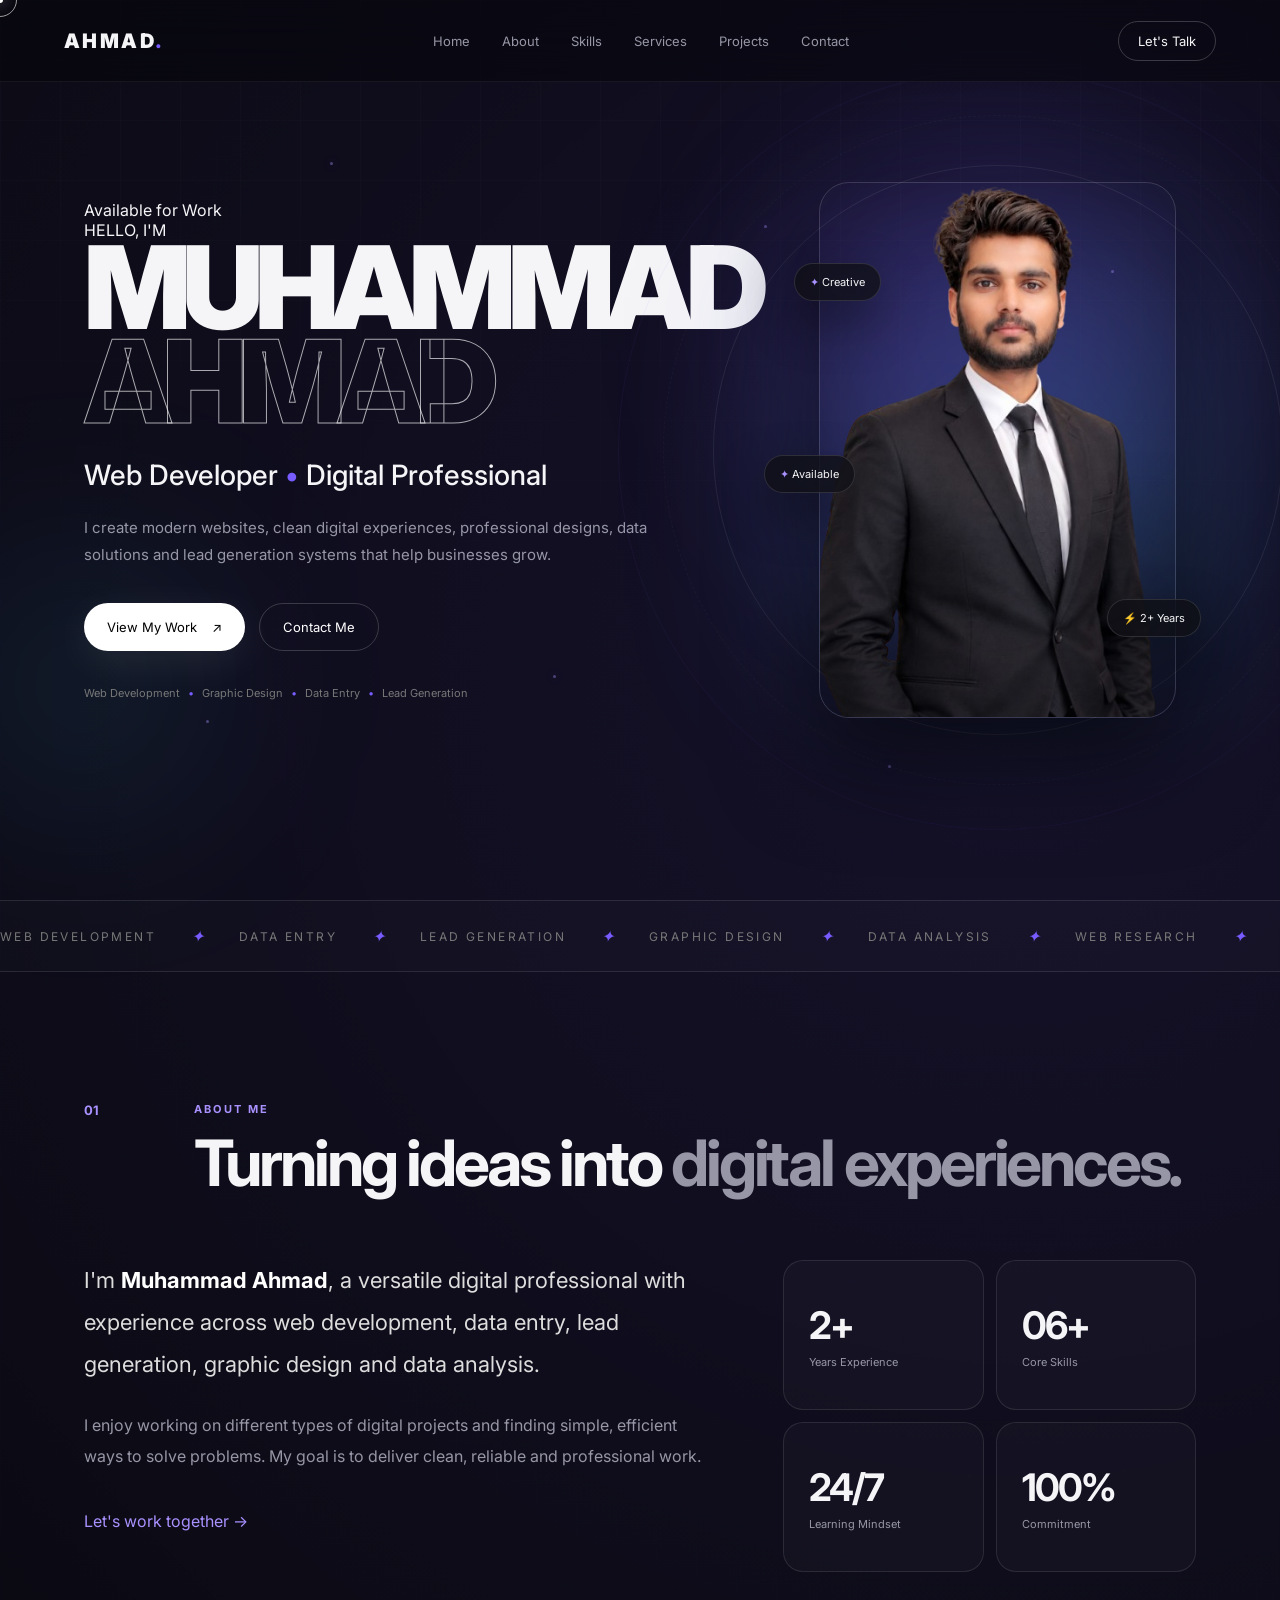
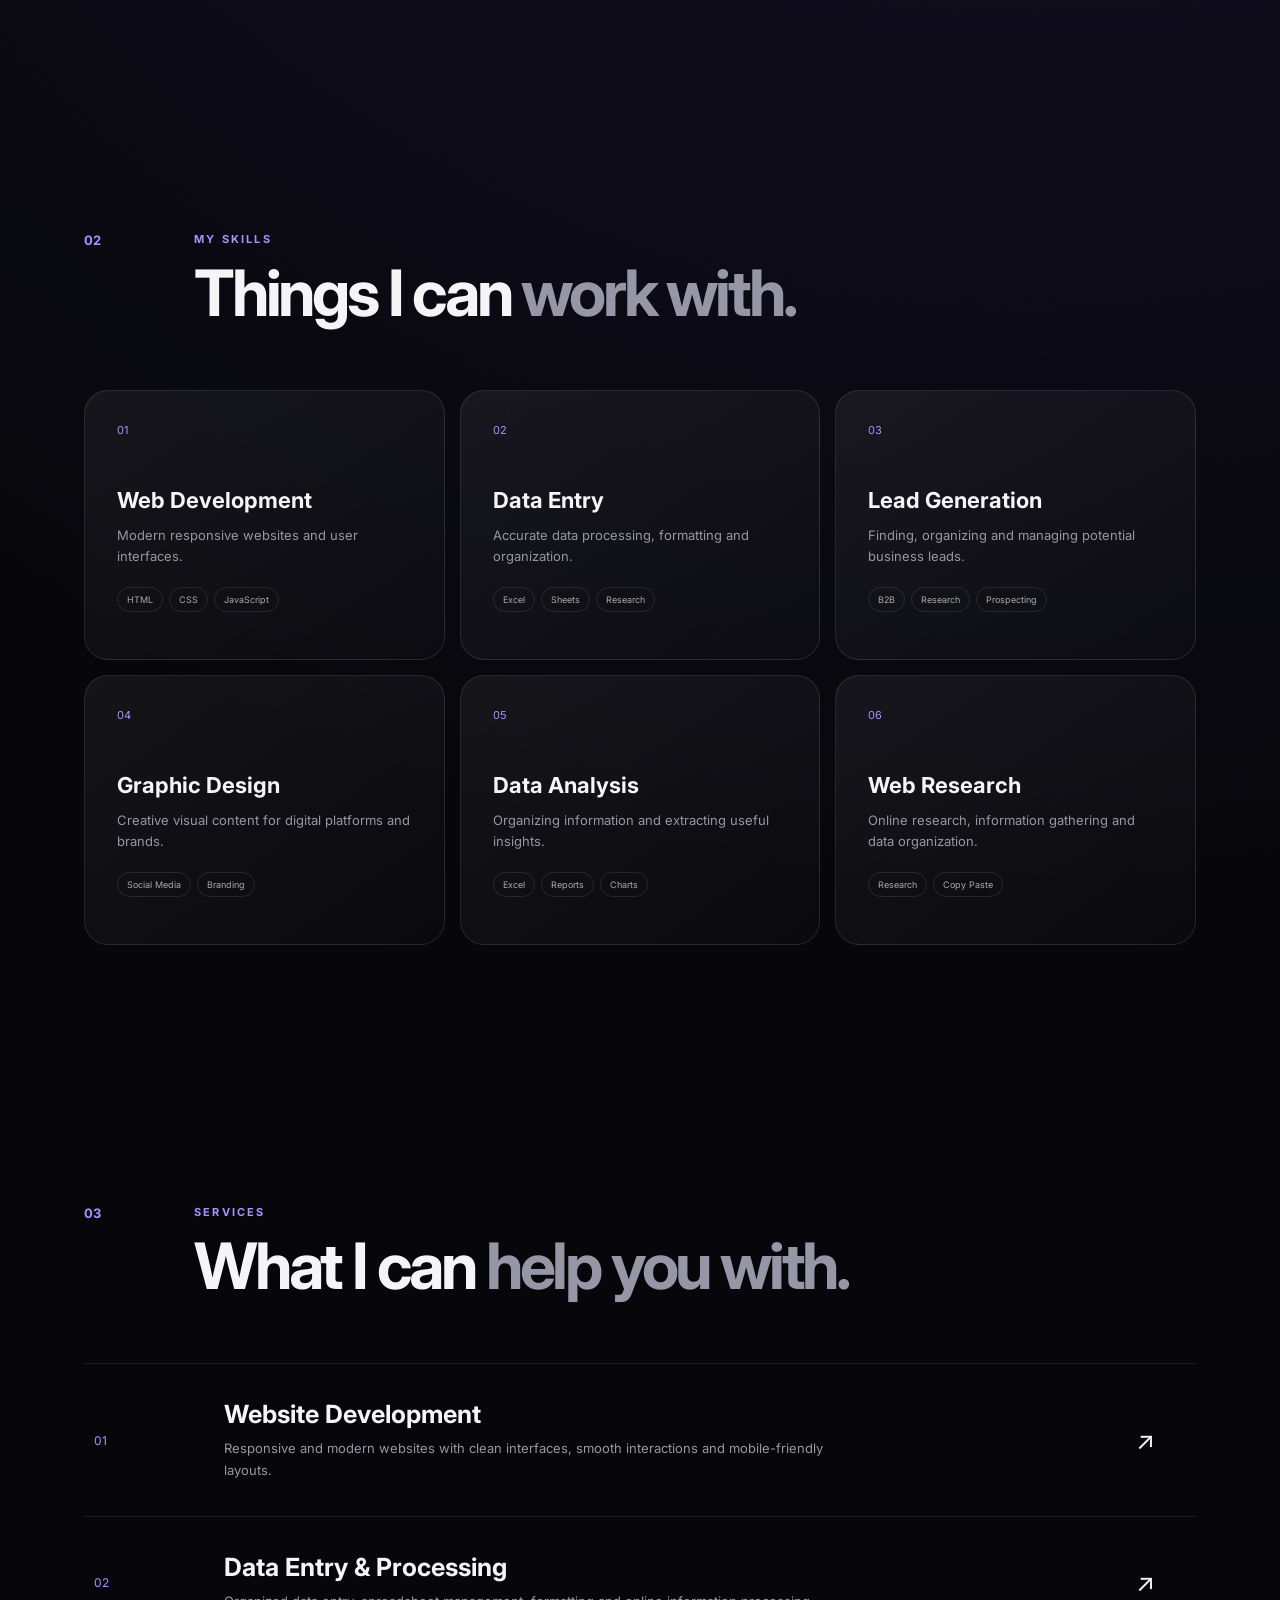
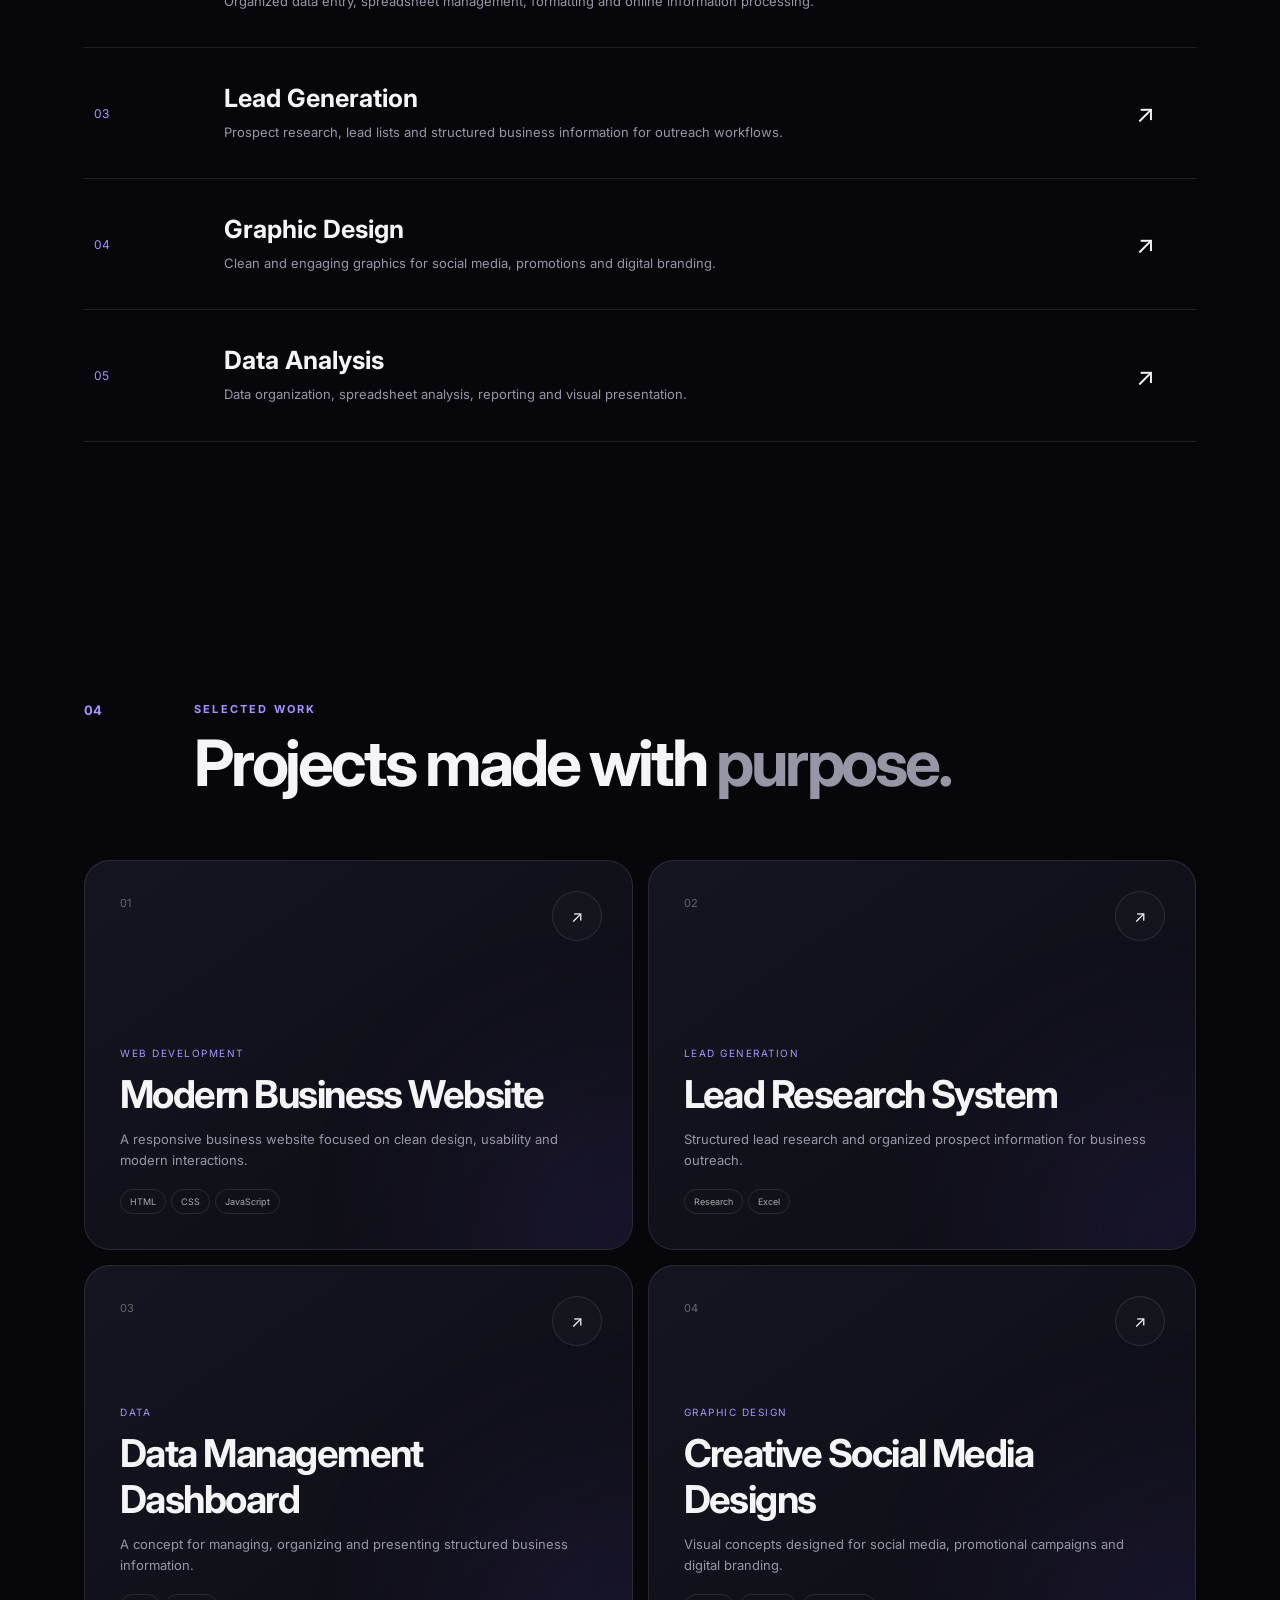
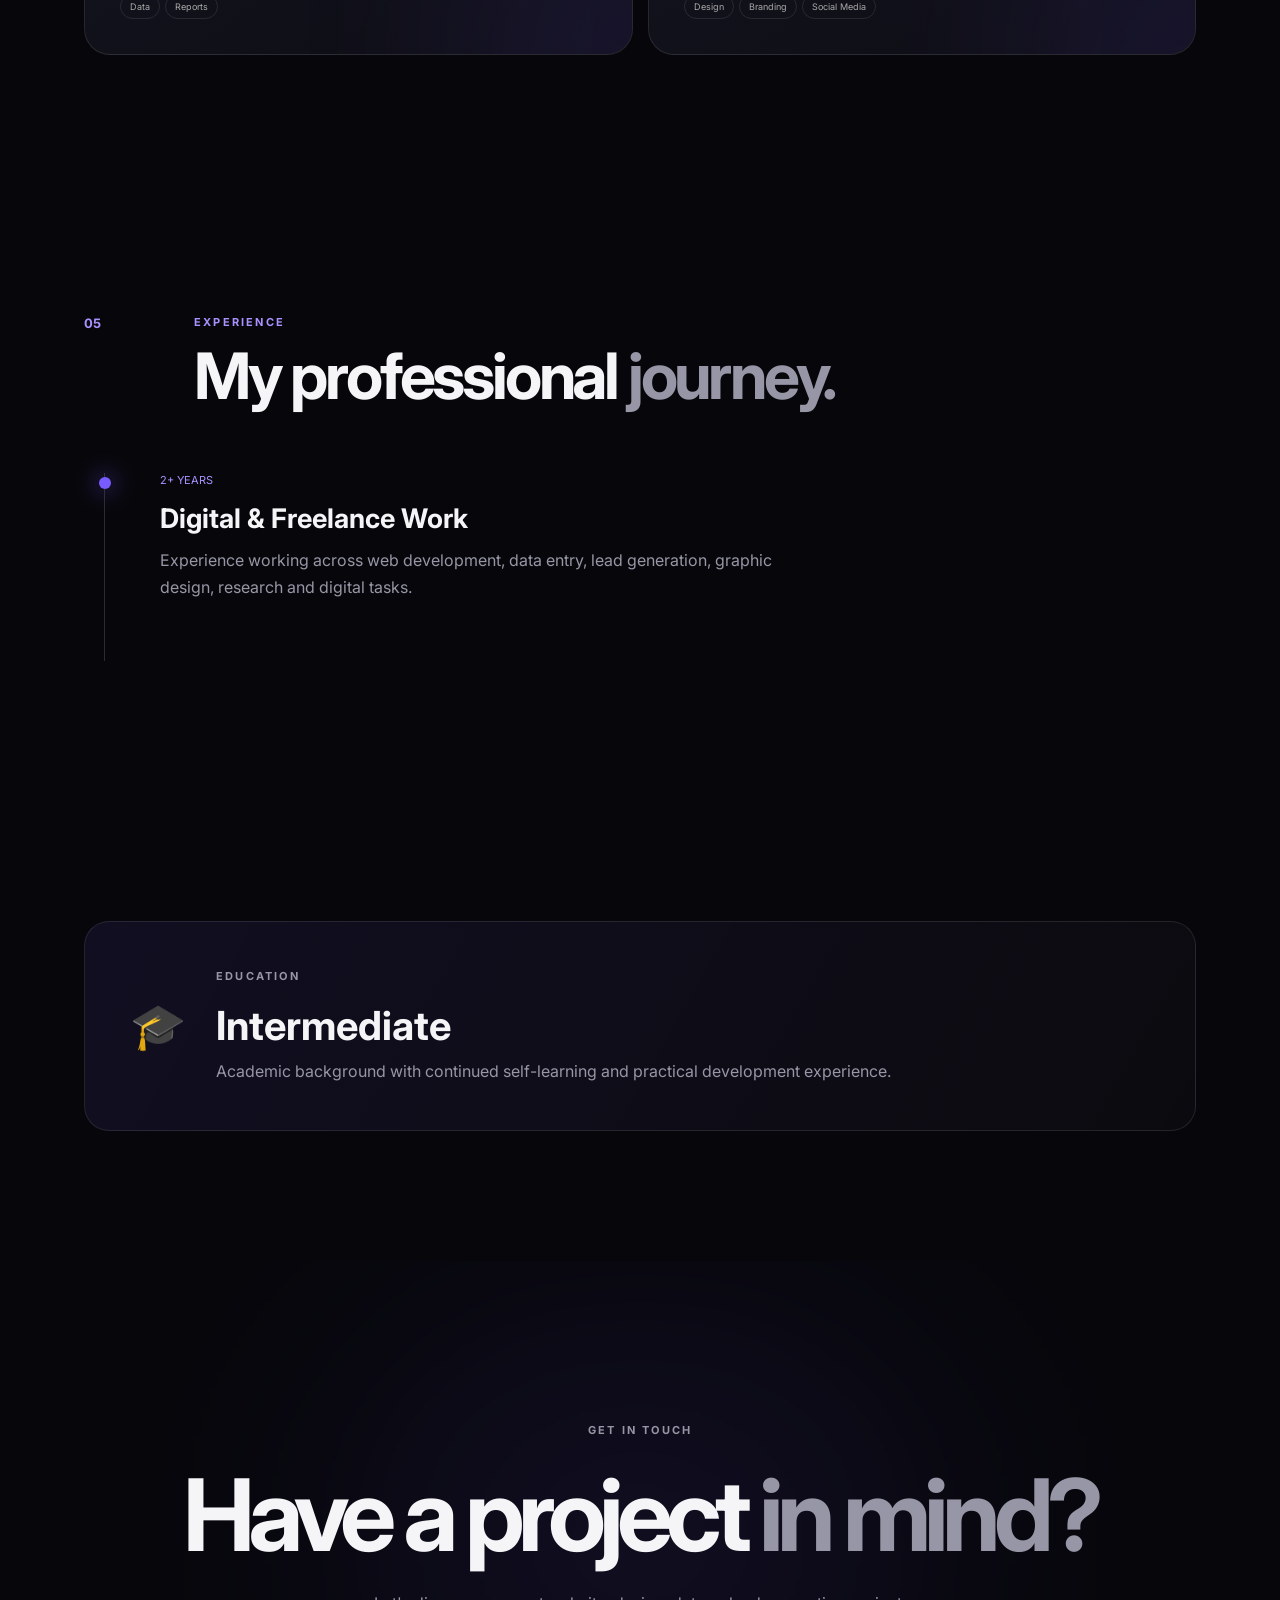
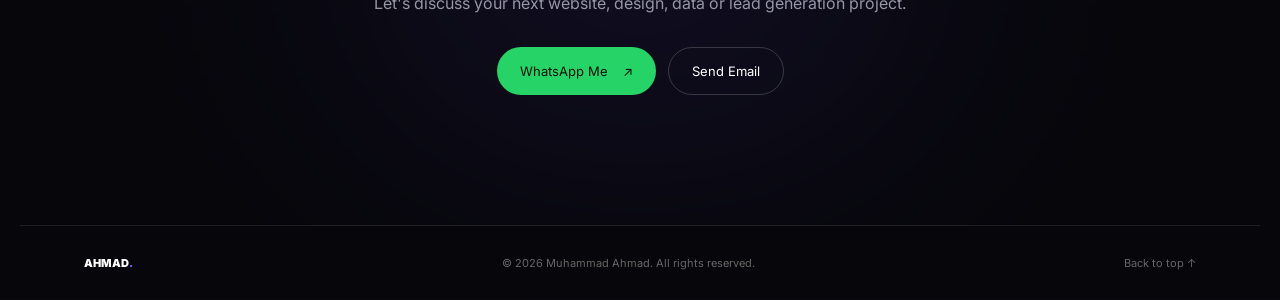
<file: index.html>
<!DOCTYPE html>
<html lang="en">
<head>

    <meta charset="UTF-8">

    <meta
        name="viewport"
        content="width=device-width, initial-scale=1.0"
    >

    <title>Muhammad Ahmad | Digital Professional</title>

    <meta
        name="description"
        content="Muhammad Ahmad — Web Developer, Data Entry Specialist, Graphic Designer, Lead Generation Specialist and Data Analyst."
    >

    <link rel="preconnect" href="https://fonts.googleapis.com">

    <link
        rel="preconnect"
        href="https://fonts.gstatic.com"
        crossorigin
    >

    <link
        href="https://fonts.googleapis.com/css2?family=Inter:wght@400;500;600;700;800;900&display=swap"
        rel="stylesheet"
    >

    <link
        rel="stylesheet"
        href="css/style.css"
    >

</head>

<body>

<!-- =====================================================
     PRELOADER
===================================================== -->

<div id="preloader">

    <div class="loader-wrap">

        <div class="loader-text">
            AHMAD<span>.</span>
        </div>

        <div class="loader-line">
            <span></span>
        </div>

        <p>Loading Portfolio...</p>

    </div>

</div>


<!-- =====================================================
     CUSTOM CURSOR
===================================================== -->

<div class="cursor-dot"></div>
<div class="cursor-ring"></div>


<!-- =====================================================
     SCROLL PROGRESS
===================================================== -->

<div class="scroll-progress"></div>


<!-- =====================================================
     NAVBAR
===================================================== -->

<header class="navbar">

    <a href="#home" class="logo">
        AHMAD<span>.</span>
    </a>

    <nav class="nav-links">

        <a href="#home">Home</a>
        <a href="#about">About</a>
        <a href="#skills">Skills</a>
        <a href="#services">Services</a>
        <a href="#projects">Projects</a>
        <a href="#contact">Contact</a>

    </nav>

    <a
        href="#contact"
        class="nav-btn magnetic"
    >
        Let's Talk
    </a>

    <button
        class="menu-btn"
        id="menuBtn"
        aria-label="Open menu"
    >

        <span></span>
        <span></span>
        <span></span>

    </button>

</header>


<!-- =====================================================
     MOBILE MENU
===================================================== -->

<div
    class="mobile-menu"
    id="mobileMenu"
>

    <a href="#home">Home</a>
    <a href="#about">About</a>
    <a href="#skills">Skills</a>
    <a href="#services">Services</a>
    <a href="#projects">Projects</a>
    <a href="#contact">Contact</a>

</div>


<!-- =====================================================
     HERO
===================================================== -->

<section
    class="hero section"
    id="home"
>

    <div class="hero-bg glow-one"></div>
    <div class="hero-bg glow-two"></div>

    <div class="hero-particles">
        <span></span>
        <span></span>
        <span></span>
        <span></span>
        <span></span>
        <span></span>
        <span></span>
        <span></span>
    </div>


    <div class="hero-content">

        <div class="hero-tag reveal-hero">

            <span class="status-dot"></span>

            Available for Work

        </div>


        <p class="hero-small reveal-hero">
            HELLO, I'M
        </p>


        <h1 class="hero-title">

            <span class="title-line reveal-title">
                MUHAMMAD
            </span>

            <span class="title-line outline-title reveal-title">
                AHMAD
            </span>

        </h1>


        <h2 class="hero-subtitle reveal-hero">

            Web Developer

            <span>•</span>

            Digital Professional

        </h2>


        <p class="hero-description reveal-hero">

            I create modern websites, clean digital experiences,
            professional designs, data solutions and lead generation
            systems that help businesses grow.

        </p>


        <div class="hero-buttons reveal-hero">

            <a
                href="#projects"
                class="btn btn-primary magnetic"
            >

                View My Work

                <span>↗</span>

            </a>


            <a
                href="#contact"
                class="btn btn-outline magnetic"
            >

                Contact Me

            </a>

        </div>


        <div class="hero-services reveal-hero">

            <span>Web Development</span>
            <span>Graphic Design</span>
            <span>Data Entry</span>
            <span>Lead Generation</span>

        </div>

    </div>


    <!-- =================================================
         PROFILE
    ================================================= -->

    <div class="hero-visual">

        <div class="visual-orbit orbit-one"></div>
        <div class="visual-orbit orbit-two"></div>
        <div class="visual-orbit orbit-three"></div>

        <div class="image-glow"></div>

        <div
            class="profile-card"
            id="profileCard"
        >

            <div class="profile-image-wrapper">

                <img
                    src="assets/images/profile.png"
                    alt="Muhammad Ahmad"
                    class="profile-image"
                >

                <div class="image-overlay"></div>

                <div class="image-shine"></div>

            </div>


            <div class="floating-badge badge-one">

                <span>✦</span>

                Creative

            </div>


            <div class="floating-badge badge-two">

                <span>⚡</span>

                2+ Years

            </div>


            <div class="floating-badge badge-three">

                <span>✦</span>

                Available

            </div>

        </div>

    </div>

</section>


<!-- =====================================================
     MARQUEE
===================================================== -->

<section class="marquee-section">

    <div class="marquee">

        <div class="marquee-track">

            <span>WEB DEVELOPMENT</span>
            <i>✦</i>

            <span>DATA ENTRY</span>
            <i>✦</i>

            <span>LEAD GENERATION</span>
            <i>✦</i>

            <span>GRAPHIC DESIGN</span>
            <i>✦</i>

            <span>DATA ANALYSIS</span>
            <i>✦</i>

            <span>WEB RESEARCH</span>
            <i>✦</i>

            <span>WEB DEVELOPMENT</span>
            <i>✦</i>

            <span>DATA ENTRY</span>
            <i>✦</i>

            <span>LEAD GENERATION</span>
            <i>✦</i>

            <span>GRAPHIC DESIGN</span>
            <i>✦</i>

        </div>

    </div>

</section>


<!-- =====================================================
     ABOUT
===================================================== -->

<section
    class="section about-section"
    id="about"
>

    <div class="section-heading reveal">

        <span class="section-number">
            01
        </span>

        <div>

            <p class="section-label">
                ABOUT ME
            </p>

            <h2>
                Turning ideas into
                <span>digital experiences.</span>
            </h2>

        </div>

    </div>


    <div class="about-grid">

        <div class="about-text reveal">

            <p class="large-text">

                I'm <strong>Muhammad Ahmad</strong>, a versatile digital
                professional with experience across web development,
                data entry, lead generation, graphic design and data
                analysis.

            </p>

            <p>

                I enjoy working on different types of digital projects
                and finding simple, efficient ways to solve problems.
                My goal is to deliver clean, reliable and professional
                work.

            </p>

            <a
                href="#contact"
                class="text-link"
            >
                Let's work together →
            </a>

        </div>


        <div class="about-stats">

            <div class="stat-card reveal">
                <strong>2+</strong>
                <span>Years Experience</span>
            </div>

            <div class="stat-card reveal">
                <strong>06+</strong>
                <span>Core Skills</span>
            </div>

            <div class="stat-card reveal">
                <strong>24/7</strong>
                <span>Learning Mindset</span>
            </div>

            <div class="stat-card reveal">
                <strong>100%</strong>
                <span>Commitment</span>
            </div>

        </div>

    </div>

</section>


<!-- =====================================================
     SKILLS
===================================================== -->

<section
    class="section skills-section"
    id="skills"
>

    <div class="section-heading reveal">

        <span class="section-number">
            02
        </span>

        <div>

            <p class="section-label">
                MY SKILLS
            </p>

            <h2>
                Things I can
                <span>work with.</span>
            </h2>

        </div>

    </div>


    <div class="skills-grid">

        <div class="skill-card reveal">

            <div class="skill-icon">01</div>

            <h3>Web Development</h3>

            <p>
                Modern responsive websites and user interfaces.
            </p>

            <div class="skill-tags">
                <span>HTML</span>
                <span>CSS</span>
                <span>JavaScript</span>
            </div>

        </div>


        <div class="skill-card reveal">

            <div class="skill-icon">02</div>

            <h3>Data Entry</h3>

            <p>
                Accurate data processing, formatting and organization.
            </p>

            <div class="skill-tags">
                <span>Excel</span>
                <span>Sheets</span>
                <span>Research</span>
            </div>

        </div>


        <div class="skill-card reveal">

            <div class="skill-icon">03</div>

            <h3>Lead Generation</h3>

            <p>
                Finding, organizing and managing potential business leads.
            </p>

            <div class="skill-tags">
                <span>B2B</span>
                <span>Research</span>
                <span>Prospecting</span>
            </div>

        </div>


        <div class="skill-card reveal">

            <div class="skill-icon">04</div>

            <h3>Graphic Design</h3>

            <p>
                Creative visual content for digital platforms and brands.
            </p>

            <div class="skill-tags">
                <span>Social Media</span>
                <span>Branding</span>
            </div>

        </div>


        <div class="skill-card reveal">

            <div class="skill-icon">05</div>

            <h3>Data Analysis</h3>

            <p>
                Organizing information and extracting useful insights.
            </p>

            <div class="skill-tags">
                <span>Excel</span>
                <span>Reports</span>
                <span>Charts</span>
            </div>

        </div>


        <div class="skill-card reveal">

            <div class="skill-icon">06</div>

            <h3>Web Research</h3>

            <p>
                Online research, information gathering and data organization.
            </p>

            <div class="skill-tags">
                <span>Research</span>
                <span>Copy Paste</span>
            </div>

        </div>

    </div>

</section>


<!-- =====================================================
     SERVICES
===================================================== -->

<section
    class="section services-section"
    id="services"
>

    <div class="section-heading reveal">

        <span class="section-number">
            03
        </span>

        <div>

            <p class="section-label">
                SERVICES
            </p>

            <h2>
                What I can
                <span>help you with.</span>
            </h2>

        </div>

    </div>


    <div class="services-list">

        <article class="service-item reveal">

            <span class="service-number">01</span>

            <div>
                <h3>Website Development</h3>

                <p>
                    Responsive and modern websites with clean interfaces,
                    smooth interactions and mobile-friendly layouts.
                </p>
            </div>

            <span class="service-arrow">↗</span>

        </article>


        <article class="service-item reveal">

            <span class="service-number">02</span>

            <div>
                <h3>Data Entry & Processing</h3>

                <p>
                    Organized data entry, spreadsheet management,
                    formatting and online information processing.
                </p>
            </div>

            <span class="service-arrow">↗</span>

        </article>


        <article class="service-item reveal">

            <span class="service-number">03</span>

            <div>
                <h3>Lead Generation</h3>

                <p>
                    Prospect research, lead lists and structured
                    business information for outreach workflows.
                </p>
            </div>

            <span class="service-arrow">↗</span>

        </article>


        <article class="service-item reveal">

            <span class="service-number">04</span>

            <div>
                <h3>Graphic Design</h3>

                <p>
                    Clean and engaging graphics for social media,
                    promotions and digital branding.
                </p>
            </div>

            <span class="service-arrow">↗</span>

        </article>


        <article class="service-item reveal">

            <span class="service-number">05</span>

            <div>
                <h3>Data Analysis</h3>

                <p>
                    Data organization, spreadsheet analysis,
                    reporting and visual presentation.
                </p>
            </div>

            <span class="service-arrow">↗</span>

        </article>

    </div>

</section>


<!-- =====================================================
     PROJECTS
===================================================== -->

<section
    class="section projects-section"
    id="projects"
>

    <div class="section-heading reveal">

        <span class="section-number">
            04
        </span>

        <div>

            <p class="section-label">
                SELECTED WORK
            </p>

            <h2>
                Projects made with
                <span>purpose.</span>
            </h2>

        </div>

    </div>


    <div class="projects-grid">


        <!-- PROJECT 01 -->

        <article class="project-card reveal">

            <div class="project-number">
                01
            </div>

            <div class="project-content">

                <span>
                    WEB DEVELOPMENT
                </span>

                <h3>
                    Modern Business Website
                </h3>

                <p>
                    A responsive business website focused on clean
                    design, usability and modern interactions.
                </p>

                <div class="project-tags">

                    <span>HTML</span>
                    <span>CSS</span>
                    <span>JavaScript</span>

                </div>

            </div>


            <!-- CHANGE THIS LINK -->

            <a
                href="https://ritebarber.infinityfreeapp.com"
                target="_blank"
                rel="noopener noreferrer"
                class="project-arrow project-link"
                aria-label="Open Modern Business Website"
            >
                ↗
            </a>

        </article>


        <!-- PROJECT 02 -->

        <article class="project-card reveal">

            <div class="project-number">
                02
            </div>

            <div class="project-content">

                <span>
                    LEAD GENERATION
                </span>

                <h3>
                    Lead Research System
                </h3>

                <p>
                    Structured lead research and organized prospect
                    information for business outreach.
                </p>

                <div class="project-tags">

                    <span>Research</span>
                    <span>Excel</span>

                </div>

            </div>


            <!-- CHANGE THIS LINK -->

            <a
                href="https://docs.google.com/spreadsheets/d/14L0t9dGV_S64cv_2F0AsHD0WUijL_LP5NIsrZboaDLE/edit?gid=0#gid=0"
                target="_blank"
                rel="noopener noreferrer"
                class="project-arrow project-link"
                aria-label="Open Lead Research System"
            >
                ↗
            </a>

        </article>


        <!-- PROJECT 03 -->

        <article class="project-card reveal">

            <div class="project-number">
                03
            </div>

            <div class="project-content">

                <span>
                    DATA
                </span>

                <h3>
                    Data Management Dashboard
                </h3>

                <p>
                    A concept for managing, organizing and presenting
                    structured business information.
                </p>

                <div class="project-tags">

                    <span>Data</span>
                    <span>Reports</span>

                </div>

            </div>


            <!-- CHANGE THIS LINK -->

            <a
    href="data-dashboard/index.html"
    class="project-arrow"
    aria-label="View Data Management Dashboard"
>
    ↗
</a>

        </article>


        <!-- PROJECT 04 -->

        <article class="project-card reveal">

            <div class="project-number">
                04
            </div>

            <div class="project-content">

                <span>
                    GRAPHIC DESIGN
                </span>

                <h3>
                    Creative Social Media Designs
                </h3>

                <p>
                    Visual concepts designed for social media,
                    promotional campaigns and digital branding.
                </p>

                <div class="project-tags">

                    <span>Design</span>
                    <span>Branding</span>
                    <span>Social Media</span>

                </div>

            </div>


            <!-- CHANGE THIS LINK -->

            <a
    href="data-dashboard/graphic-design.html"
    target="_blank"
    rel="noopener noreferrer"
    class="project-arrow project-link"
    aria-label="Open Creative Social Media Designs"
>
    ↗
</a>
        </article>


    </div>

</section>


<!-- =====================================================
     EXPERIENCE
===================================================== -->

<section class="section experience-section">

    <div class="section-heading reveal">

        <span class="section-number">
            05
        </span>

        <div>

            <p class="section-label">
                EXPERIENCE
            </p>

            <h2>
                My professional
                <span>journey.</span>
            </h2>

        </div>

    </div>


    <div class="timeline">

        <div class="timeline-item reveal">

            <div class="timeline-dot"></div>

            <div class="timeline-year">
                2+ YEARS
            </div>

            <div class="timeline-content">

                <h3>
                    Digital & Freelance Work
                </h3>

                <p>
                    Experience working across web development,
                    data entry, lead generation, graphic design,
                    research and digital tasks.
                </p>

            </div>

        </div>

    </div>

</section>


<!-- =====================================================
     EDUCATION
===================================================== -->

<section class="section education-section">

    <div class="education-card reveal">

        <div class="education-icon">
            🎓
        </div>

        <div>

            <p class="section-label">
                EDUCATION
            </p>

            <h2>
                Intermediate
            </h2>

            <p>
                Academic background with continued self-learning
                and practical development experience.
            </p>

        </div>

    </div>

</section>


<!-- =====================================================
     CONTACT
===================================================== -->

<section
    class="section contact-section"
    id="contact"
>

    <div class="contact-glow"></div>

    <div class="contact-content">

        <p class="section-label reveal">
            GET IN TOUCH
        </p>

        <h2 class="reveal">

            Have a project
            <span>in mind?</span>

        </h2>

        <p class="reveal">

            Let's discuss your next website, design,
            data or lead generation project.

        </p>


        <div class="contact-buttons reveal">

            <a
                href="https://wa.me/923297171604"
                target="_blank"
                rel="noopener noreferrer"
                class="btn btn-whatsapp magnetic"
            >

                WhatsApp Me

                <span>↗</span>

            </a>


            <a
                href="mailto:muhammadsamran826@gmail.com"
                class="btn btn-outline magnetic"
            >

                Send Email

            </a>

        </div>

    </div>

</section>


<!-- =====================================================
     FOOTER
===================================================== -->

<footer class="footer">

    <div class="footer-logo">
        AHMAD<span>.</span>
    </div>

    <p>
        © 2026 Muhammad Ahmad. All rights reserved.
    </p>

    <a href="#home">
        Back to top ↑
    </a>

</footer>


<script src="js/script.js"></script>

</body>
</html>
</file>
<file: css/style.css>
/* =====================================================
   MUHAMMAD AHMAD PORTFOLIO
   PREMIUM ANIMATED DARK THEME
===================================================== */

:root {

    --bg: #07070b;
    --bg-soft: #0d0d14;
    --card: #111119;

    --white: #ffffff;
    --text: #f5f5f7;
    --muted: #9696a6;

    --purple: #795cff;
    --purple-light: #a991ff;
    --cyan: #38d9ff;

    --border: rgba(255,255,255,.10);

    --radius: 24px;

    --container: 1240px;

}


/* =====================================================
   RESET
===================================================== */

* {
    margin: 0;
    padding: 0;
    box-sizing: border-box;
}


html {
    scroll-behavior: smooth;
}


body {

    background:
        radial-gradient(
            circle at 80% 10%,
            rgba(121,92,255,.13),
            transparent 30%
        ),
        var(--bg);

    color: var(--text);

    font-family:
        "Inter",
        Arial,
        sans-serif;

    overflow-x: hidden;

}


body::before {

    content: "";

    position: fixed;

    inset: 0;

    pointer-events: none;

    background-image:
        linear-gradient(
            rgba(255,255,255,.018) 1px,
            transparent 1px
        ),
        linear-gradient(
            90deg,
            rgba(255,255,255,.018) 1px,
            transparent 1px
        );

    background-size: 60px 60px;

    mask-image:
        linear-gradient(
            to bottom,
            black,
            transparent 80%
        );

    z-index: -1;

}


a {
    text-decoration: none;
    color: inherit;
}


button {
    font-family: inherit;
}


/* =====================================================
   PRELOADER
===================================================== */

#preloader {

    position: fixed;

    inset: 0;

    background: #050507;

    display: flex;

    align-items: center;

    justify-content: center;

    z-index: 99999;

    transition:
        opacity .8s ease;

}


.loader-wrap {
    text-align: center;
}


.loader-text {

    font-size: 34px;

    font-weight: 900;

    letter-spacing: .15em;

    animation:
        loaderPulse 1.5s ease-in-out infinite;

}


.loader-text span {
    color: var(--purple);
}


.loader-line {

    width: 180px;

    height: 2px;

    background:
        rgba(255,255,255,.1);

    margin:
        20px auto 12px;

    overflow: hidden;

}


.loader-line span {

    display: block;

    height: 100%;

    width: 40%;

    background:
        linear-gradient(
            90deg,
            var(--purple),
            var(--cyan)
        );

    animation:
        loaderLine 1.2s ease-in-out infinite;

}


.loader-wrap p {

    font-size: 9px;

    color: #666;

    letter-spacing: .2em;

    text-transform: uppercase;

}


@keyframes loaderPulse {

    0%,100% {
        opacity: .5;
        transform: scale(.97);
    }

    50% {
        opacity: 1;
        transform: scale(1);
    }

}


@keyframes loaderLine {

    0% {
        transform: translateX(-150%);
    }

    100% {
        transform: translateX(500%);
    }

}


/* =====================================================
   CURSOR
===================================================== */

.cursor-dot,
.cursor-ring {

    position: fixed;

    top: 0;
    left: 0;

    pointer-events: none;

    z-index: 9998;

    transform:
        translate(-50%, -50%);

}


.cursor-dot {

    width: 6px;
    height: 6px;

    border-radius: 50%;

    background: white;

    box-shadow:
        0 0 15px white;

}


.cursor-ring {

    width: 34px;
    height: 34px;

    border:
        1px solid
        rgba(255,255,255,.6);

    border-radius: 50%;

    transition:
        width .25s ease,
        height .25s ease,
        border-color .25s ease,
        background .25s ease;

}


/* =====================================================
   SCROLL PROGRESS
===================================================== */

.scroll-progress {

    position: fixed;

    top: 0;
    left: 0;

    width: 0;

    height: 3px;

    background:
        linear-gradient(
            90deg,
            var(--purple),
            var(--cyan)
        );

    box-shadow:
        0 0 15px
        var(--purple);

    z-index: 1000;

}


/* =====================================================
   NAVBAR
===================================================== */

.navbar {

    position: fixed;

    top: 0;
    left: 0;
    right: 0;

    height: 82px;

    display: flex;

    align-items: center;

    justify-content: space-between;

    padding:
        0 5%;

    background:
        rgba(7,7,11,.55);

    backdrop-filter:
        blur(20px);

    border-bottom:
        1px solid
        rgba(255,255,255,.06);

    z-index: 100;

    transition:
        background .4s,
        box-shadow .4s;

}


.navbar.scrolled {

    background:
        rgba(7,7,11,.92);

    box-shadow:
        0 15px 50px
        rgba(0,0,0,.25);

}


.logo {

    font-size: 20px;

    font-weight: 900;

    letter-spacing: .12em;

}


.logo span {
    color: var(--purple);
}


.nav-links {

    display: flex;

    gap: 32px;

}


.nav-links a {

    position: relative;

    color: var(--muted);

    font-size: 13px;

    transition: .3s;

}


.nav-links a::after {

    content: "";

    position: absolute;

    left: 0;
    bottom: -8px;

    width: 0;

    height: 1px;

    background:
        var(--purple-light);

    transition:
        width .3s ease;

}


.nav-links a:hover {
    color: white;
}


.nav-links a:hover::after {
    width: 100%;
}


.nav-btn {

    padding:
        11px 19px;

    border:
        1px solid
        rgba(255,255,255,.2);

    border-radius: 50px;

    font-size: 13px;

    transition: .3s;

}


.nav-btn:hover {

    background: white;

    color: black;

}


/* =====================================================
   MOBILE MENU
===================================================== */

.menu-btn {

    display: none;

    width: 42px;
    height: 42px;

    border:
        1px solid
        var(--border);

    background: transparent;

    border-radius: 50%;

    flex-direction: column;

    align-items: center;

    justify-content: center;

    gap: 4px;

    cursor: pointer;

}


.menu-btn span {

    width: 16px;
    height: 1px;

    background: white;

    transition: .3s;

}


.menu-btn.active span:nth-child(1) {
    transform:
        translateY(5px)
        rotate(45deg);
}


.menu-btn.active span:nth-child(2) {
    opacity: 0;
}


.menu-btn.active span:nth-child(3) {
    transform:
        translateY(-5px)
        rotate(-45deg);
}


.mobile-menu {

    position: fixed;

    top: 82px;

    left: 0;
    right: 0;

    background:
        rgba(7,7,11,.97);

    backdrop-filter:
        blur(20px);

    padding: 30px;

    display: none;

    flex-direction: column;

    gap: 22px;

    z-index: 99;

}


.mobile-menu.active {
    display: flex;

    animation:
        mobileMenuIn .4s ease both;

}


.mobile-menu a {

    font-size: 24px;

    opacity: 0;

    animation:
        menuLinkIn .5s ease forwards;

}


.mobile-menu a:nth-child(1) {
    animation-delay: .05s;
}

.mobile-menu a:nth-child(2) {
    animation-delay: .1s;
}

.mobile-menu a:nth-child(3) {
    animation-delay: .15s;
}

.mobile-menu a:nth-child(4) {
    animation-delay: .2s;
}

.mobile-menu a:nth-child(5) {
    animation-delay: .25s;
}

.mobile-menu a:nth-child(6) {
    animation-delay: .3s;
}


@keyframes mobileMenuIn {

    from {
        opacity: 0;
        transform:
            translateY(-20px);
    }

    to {
        opacity: 1;
        transform:
            translateY(0);
    }

}


@keyframes menuLinkIn {

    from {
        opacity: 0;
        transform:
            translateX(-20px);
    }

    to {
        opacity: 1;
        transform:
            translateX(0);
    }

}


/* =====================================================
   COMMON
===================================================== */

.section {

    max-width:
        var(--container);

    margin: auto;

    padding:
        130px 5%;

}


.section-heading {

    display: grid;

    grid-template-columns:
        90px 1fr;

    gap: 20px;

    margin-bottom: 65px;

}


.section-number {

    color:
        var(--purple-light);

    font-size: 13px;

    font-weight: 700;

}


.section-label {

    color:
        var(--purple-light);

    font-size: 11px;

    letter-spacing: .2em;

    font-weight: 700;

    margin-bottom: 15px;

}


.section-heading h2 {

    font-size:
        clamp(38px,5vw,68px);

    line-height: 1;

    letter-spacing: -.05em;

}


.section-heading h2 span,
.contact-content h2 span {

    color:
        var(--muted);

}


/* =====================================================
   HERO
===================================================== */

.hero {

    min-height: 100vh;

    display: grid;

    grid-template-columns:
        1fr 1fr;

    align-items: center;

    gap: 40px;

    position: relative;

    padding-top: 130px;

}


.hero-bg {

    position: absolute;

    border-radius: 50%;

    filter: blur(100px);

    pointer-events: none;

}


.glow-one {

    width: 400px;
    height: 400px;

    background:
        rgba(121,92,255,.20);

    right: 5%;
    top: 15%;

    animation:
        glowMove 8s ease-in-out infinite;

}


.glow-two {

    width: 250px;
    height: 250px;

    background:
        rgba(56,217,255,.10);

    left: -5%;
    bottom: 10%;

    animation:
        glowMoveTwo 10s ease-in-out infinite;

}


@keyframes glowMove {

    0%,100% {
        transform:
            translate(0,0)
            scale(1);
    }

    50% {
        transform:
            translate(-50px,40px)
            scale(1.15);
    }

}


@keyframes glowMoveTwo {

    0%,100% {
        transform:
            translate(0,0);
    }

    50% {
        transform:
            translate(60px,-40px);
    }

}


/* =====================================================
   PARTICLES
===================================================== */

.hero-particles {

    position: absolute;

    inset: 0;

    pointer-events: none;

    overflow: hidden;

}


.hero-particles span {

    position: absolute;

    width: 3px;
    height: 3px;

    background:
        var(--purple-light);

    border-radius: 50%;

    opacity: .4;

    box-shadow:
        0 0 12px
        var(--purple);

    animation:
        particleFloat
        7s
        ease-in-out
        infinite;

}


.hero-particles span:nth-child(1) {
    left: 8%;
    top: 30%;
    animation-delay: 0s;
}

.hero-particles span:nth-child(2) {
    left: 25%;
    top: 18%;
    animation-delay: 1s;
}

.hero-particles span:nth-child(3) {
    left: 43%;
    top: 75%;
    animation-delay: 2s;
}

.hero-particles span:nth-child(4) {
    left: 60%;
    top: 25%;
    animation-delay: 3s;
}

.hero-particles span:nth-child(5) {
    left: 75%;
    top: 65%;
    animation-delay: 1.5s;
}

.hero-particles span:nth-child(6) {
    left: 88%;
    top: 30%;
    animation-delay: 2.5s;
}

.hero-particles span:nth-child(7) {
    left: 70%;
    top: 85%;
    animation-delay: 4s;
}

.hero-particles span:nth-child(8) {
    left: 15%;
    top: 80%;
    animation-delay: 5s;
}


@keyframes particleFloat {

    0%,100% {
        transform:
            translateY(0)
            scale(1);

        opacity: .25;
    }

    50% {
        transform:
            translateY(-40px)
            scale(1.8);

        opacity: .8;
    }

}


/* =====================================================
   HERO CONTENT ANIMATION
===================================================== */

.reveal-hero {

    opacity: 0;

    transform:
        translateY(30px);

    animation:
        heroReveal
        .9s
        cubic-bezier(.16,1,.3,1)
        forwards;

}


.hero-tag {
    animation-delay: .5s;
}

.hero-small {
    animation-delay: .65s;
}

.hero-subtitle {
    animation-delay: 1.1s;
}

.hero-description {
    animation-delay: 1.25s;
}

.hero-buttons {
    animation-delay: 1.4s;
}

.hero-services {
    animation-delay: 1.55s;
}


@keyframes heroReveal {

    to {

        opacity: 1;

        transform:
            translateY(0);

    }

}


/* =====================================================
   HERO TITLE
===================================================== */

.hero-title {

    font-size:
        clamp(60px,9vw,125px);

    line-height: .82;

    letter-spacing:
        -.075em;

    font-weight: 900;

}


.title-line {

    display: block;

    opacity: 0;

    transform:
        translateY(70px)
        skewY(4deg);

    animation:
        titleReveal
        1.1s
        cubic-bezier(.16,1,.3,1)
        forwards;

}


.title-line:nth-child(1) {
    animation-delay: .7s;
}


.title-line:nth-child(2) {
    animation-delay: .85s;
}


.outline-title {

    color: transparent;

    -webkit-text-stroke:
        1px rgba(255,255,255,.65);

}


@keyframes titleReveal {

    to {

        opacity: 1;

        transform:
            translateY(0)
            skewY(0);

    }

}


.hero-subtitle {

    margin-top: 30px;

    font-size:
        clamp(18px,2.3vw,28px);

    font-weight: 500;

}


.hero-subtitle span {
    color: var(--purple);
}


.hero-description {

    color: var(--muted);

    line-height: 1.8;

    max-width: 580px;

    margin-top: 22px;

    font-size: 15px;

}


.hero-buttons {

    display: flex;

    gap: 14px;

    margin-top: 35px;

}


.btn {

    display: inline-flex;

    align-items: center;

    justify-content: center;

    gap: 15px;

    padding:
        15px 23px;

    border-radius: 50px;

    font-size: 13px;

    transition:
        transform .3s,
        background .3s,
        color .3s,
        box-shadow .3s;

}


.btn-primary {

    background: white;

    color: black;

    box-shadow:
        0 10px 40px
        rgba(255,255,255,.08);

}


.btn-primary:hover {

    background:
        var(--purple-light);

    box-shadow:
        0 15px 50px
        rgba(121,92,255,.35);

}


.btn-outline {

    border:
        1px solid
        rgba(255,255,255,.18);

    color: white;

}


.btn-outline:hover {

    background: white;

    color: black;

}


.hero-services {

    display: flex;

    flex-wrap: wrap;

    gap: 8px;

    margin-top: 35px;

}


.hero-services span {

    color: #777;

    font-size: 11px;

}


.hero-services span:not(:last-child)::after {

    content: "•";

    margin-left: 8px;

    color: var(--purple);

}


/* =====================================================
   HERO IMAGE
===================================================== */

.hero-visual {

    position: relative;

    display: flex;

    justify-content: center;

    align-items: center;

    min-height: 620px;

    animation:
        visualEntrance
        1.4s
        cubic-bezier(.16,1,.3,1)
        .4s
        both;

}


@keyframes visualEntrance {

    from {

        opacity: 0;

        transform:
            translateX(80px)
            scale(.9);

    }

    to {

        opacity: 1;

        transform:
            translateX(0)
            scale(1);

    }

}


.profile-card {

    width:
        min(430px,90%);

    position: relative;

    z-index: 5;

    transform-style:
        preserve-3d;

    transition:
        transform .15s ease;

}


.profile-image-wrapper {

    position: relative;

    overflow: hidden;

    border-radius: 30px;

    border:
        1px solid
        rgba(255,255,255,.15);

    box-shadow:
        0 40px 100px
        rgba(0,0,0,.6);

}


.profile-image {

    width: 100%;

    display: block;

    transition:
        transform .8s ease;

}


.profile-image-wrapper:hover
.profile-image {

    transform:
        scale(1.06);

}


.image-overlay {

    position: absolute;

    inset: 0;

    background:
        linear-gradient(
            to top,
            rgba(7,7,11,.35),
            transparent 50%
        );

}


.image-shine {

    position: absolute;

    top: -100%;

    left: -100%;

    width: 50%;

    height: 300%;

    background:
        linear-gradient(
            90deg,
            transparent,
            rgba(255,255,255,.18),
            transparent
        );

    transform:
        rotate(25deg);

    transition:
        left 1s ease;

}


.profile-image-wrapper:hover
.image-shine {

    left: 160%;

}


.image-glow {

    position: absolute;

    width: 400px;
    height: 400px;

    background:
        linear-gradient(
            135deg,
            var(--purple),
            var(--cyan)
        );

    opacity: .25;

    filter: blur(90px);

    animation:
        imageGlow 5s ease-in-out infinite;

}


@keyframes imageGlow {

    0%,100% {
        transform:
            scale(.9);
    }

    50% {
        transform:
            scale(1.15);
    }

}


/* =====================================================
   ORBITS
===================================================== */

.visual-orbit {

    position: absolute;

    border:
        1px solid
        rgba(255,255,255,.08);

    border-radius: 50%;

}


.orbit-one {

    width: 570px;
    height: 570px;

    animation:
        spin 20s linear infinite;

}


.orbit-two {

    width: 670px;
    height: 670px;

    border-style: dashed;

    opacity: .4;

    animation:
        spin-reverse 28s linear infinite;

}


.orbit-three {

    width: 760px;
    height: 760px;

    border-color:
        rgba(121,92,255,.06);

    animation:
        spin 40s linear infinite;

}


@keyframes spin {

    to {
        transform:
            rotate(360deg);
    }

}


@keyframes spin-reverse {

    to {
        transform:
            rotate(-360deg);
    }

}


/* =====================================================
   FLOATING BADGES
===================================================== */

.floating-badge {

    position: absolute;

    padding:
        11px 15px;

    background:
        rgba(15,15,22,.8);

    backdrop-filter:
        blur(15px);

    border:
        1px solid
        rgba(255,255,255,.12);

    border-radius: 50px;

    font-size: 11px;

    box-shadow:
        0 20px 50px
        rgba(0,0,0,.4);

}


.floating-badge span {
    color: var(--purple-light);
}


.badge-one {

    top: 15%;

    left: -25px;

    animation:
        float 4s ease-in-out infinite;

}


.badge-two {

    bottom: 15%;

    right: -25px;

    animation:
        float 5s ease-in-out infinite reverse;

}


.badge-three {

    bottom: 42%;

    left: -55px;

    animation:
        float 6s ease-in-out infinite;

}


@keyframes float {

    0%,100% {
        transform:
            translateY(0);
    }

    50% {
        transform:
            translateY(-15px);
    }

}


/* =====================================================
   MARQUEE
===================================================== */

.marquee-section {

    overflow: hidden;

    border-top:
        1px solid var(--border);

    border-bottom:
        1px solid var(--border);

    padding:
        25px 0;

    background:
        rgba(255,255,255,.015);

}


.marquee-track {

    display: flex;

    width: max-content;

    align-items: center;

    gap: 35px;

    animation:
        marquee 25s linear infinite;

}


.marquee-track span {

    font-size: 12px;

    letter-spacing: .2em;

    color: #777;

    white-space: nowrap;

}


.marquee-track i {

    color: var(--purple);

}


@keyframes marquee {

    to {
        transform:
            translateX(-50%);
    }

}


/* =====================================================
   SCROLL REVEAL
===================================================== */

.reveal {

    opacity: 0;

    transform:
        translateY(50px);

    transition:
        opacity .9s cubic-bezier(.16,1,.3,1),
        transform .9s cubic-bezier(.16,1,.3,1);

}


.reveal.revealed {

    opacity: 1;

    transform:
        translateY(0);

}


/* =====================================================
   ABOUT
===================================================== */

.about-grid {

    display: grid;

    grid-template-columns:
        1.2fr .8fr;

    gap: 80px;

}


.about-text p {

    color: var(--muted);

    line-height: 1.9;

    margin-bottom: 25px;

}


.about-text .large-text {

    font-size: 22px;

    color: #ddd;

}


.about-text strong {
    color: white;
}


.text-link {

    display: inline-block;

    color: var(--purple-light);

    margin-top: 15px;

    transition:
        transform .3s;

}


.text-link:hover {

    transform:
        translateX(8px);

}


.about-stats {

    display: grid;

    grid-template-columns:
        1fr 1fr;

    gap: 12px;

}


.stat-card {

    min-height: 150px;

    display: flex;

    flex-direction: column;

    justify-content: center;

    padding: 25px;

    border:
        1px solid var(--border);

    border-radius: 20px;

    background:
        rgba(255,255,255,.025);

    transition:
        transform .4s,
        border-color .4s,
        background .4s;

}


.stat-card:hover {

    transform:
        translateY(-8px);

    border-color:
        rgba(121,92,255,.45);

    background:
        rgba(121,92,255,.05);

}


.stat-card strong {

    font-size: 38px;

    letter-spacing: -.05em;

}


.stat-card span {

    color: var(--muted);

    font-size: 11px;

    margin-top: 7px;

}


/* =====================================================
   SKILLS
===================================================== */

.skills-grid {

    display: grid;

    grid-template-columns:
        repeat(3,1fr);

    gap: 15px;

}


.skill-card {

    padding: 32px;

    min-height: 270px;

    position: relative;

    overflow: hidden;

    background:
        linear-gradient(
            145deg,
            rgba(255,255,255,.06),
            rgba(255,255,255,.015)
        );

    border:
        1px solid var(--border);

    border-radius: 24px;

    transition:
        transform .5s,
        border-color .4s,
        box-shadow .4s;

}


.skill-card::before {

    content: "";

    position: absolute;

    width: 150px;
    height: 150px;

    right: -70px;
    top: -70px;

    border-radius: 50%;

    background:
        var(--purple);

    filter: blur(60px);

    opacity: 0;

    transition:
        opacity .5s;

}


.skill-card:hover {

    transform:
        translateY(-10px);

    border-color:
        rgba(121,92,255,.6);

    box-shadow:
        0 25px 70px
        rgba(0,0,0,.25);

}


.skill-card:hover::before {
    opacity: .25;
}


.skill-icon {

    color: var(--purple-light);

    font-size: 11px;

    margin-bottom: 50px;

}


.skill-card h3 {

    font-size: 22px;

    margin-bottom: 12px;

}


.skill-card p {

    color: var(--muted);

    line-height: 1.6;

    font-size: 13px;

}


.skill-tags {

    display: flex;

    flex-wrap: wrap;

    gap: 6px;

    margin-top: 20px;

}


.skill-tags span,
.project-tags span {

    border:
        1px solid
        rgba(255,255,255,.1);

    padding:
        6px 9px;

    border-radius: 50px;

    font-size: 9px;

    color: #aaa;

    transition:
        background .3s,
        color .3s;

}


.skill-card:hover
.skill-tags span {

    border-color:
        rgba(121,92,255,.3);

    color: white;

}


/* =====================================================
   SERVICES
===================================================== */

.services-list {

    border-top:
        1px solid var(--border);

}


.service-item {

    display: grid;

    grid-template-columns:
        100px 1fr 50px;

    align-items: center;

    gap: 30px;

    padding:
        35px 10px;

    border-bottom:
        1px solid var(--border);

    transition:
        padding .4s,
        background .4s;

}


.service-item:hover {

    padding-left: 25px;

    padding-right: 25px;

    background:
        rgba(121,92,255,.035);

}


.service-number {

    color: var(--purple-light);

    font-size: 12px;

}


.service-item h3 {

    font-size: 25px;

    margin-bottom: 8px;

    transition:
        transform .3s;

}


.service-item:hover h3 {

    transform:
        translateX(5px);

}


.service-item p {

    max-width: 650px;

    color: var(--muted);

    font-size: 13px;

    line-height: 1.7;

}


.service-arrow {

    font-size: 25px;

    transition:
        transform .3s;

}


.service-item:hover
.service-arrow {

    transform:
        rotate(45deg)
        scale(1.2);

    color:
        var(--purple-light);

}


/* =====================================================
   PROJECTS
===================================================== */

.projects-grid {

    display: grid;

    grid-template-columns:
        1fr 1fr;

    gap: 15px;

}


.project-card {

    min-height: 390px;

    position: relative;

    overflow: hidden;

    padding: 35px;

    border:
        1px solid var(--border);

    border-radius: 26px;

    background:
        linear-gradient(
            145deg,
            #151522,
            #0d0d13
        );

    transition:
        transform .25s ease,
        border-color .5s,
        box-shadow .5s;

    transform-style:
        preserve-3d;

}


.project-card::before {

    content: "";

    position: absolute;

    width: 300px;
    height: 300px;

    right: -150px;
    bottom: -150px;

    background:
        var(--purple);

    filter: blur(100px);

    opacity: .12;

    transition: .5s;

}


.project-card::after {

    content: "";

    position: absolute;

    inset: 0;

    background:
        linear-gradient(
            120deg,
            transparent 20%,
            rgba(255,255,255,.04),
            transparent 80%
        );

    transform:
        translateX(-100%);

    transition:
        transform .8s ease;

}


.project-card:hover::after {

    transform:
        translateX(100%);

}


.project-card:hover {

    border-color:
        rgba(121,92,255,.55);

    box-shadow:
        0 30px 90px
        rgba(0,0,0,.35);

}


.project-card:hover::before {

    opacity: .3;

}


.project-number {

    color: #666;

    font-size: 11px;

}


.project-content {

    position: absolute;

    left: 35px;
    right: 35px;
    bottom: 35px;

    z-index: 2;

    transform:
        translateZ(30px);

}


.project-content > span {

    color:
        var(--purple-light);

    font-size: 10px;

    letter-spacing: .15em;

}


.project-content h3 {

    font-size:
        clamp(25px,3vw,40px);

    margin:
        10px 0 12px;

    letter-spacing:
        -.04em;

}


.project-content p {

    color: var(--muted);

    font-size: 13px;

    line-height: 1.6;

    max-width: 500px;

}


.project-tags {

    display: flex;

    gap: 5px;

    margin-top: 18px;

}


.project-arrow {

    position: absolute;

    top: 30px;
    right: 30px;

    width: 50px;
    height: 50px;

    display: flex;

    align-items: center;

    justify-content: center;

    border:
        1px solid
        var(--border);

    border-radius: 50%;

    transition:
        .35s;

    z-index: 10;

    cursor: pointer;

    background:
        rgba(255,255,255,.02);

}


.project-arrow:hover {

    background: white;

    color: black;

    border-color: white;

    transform:
        rotate(45deg)
        scale(1.12);

    box-shadow:
        0 0 30px
        rgba(255,255,255,.2);

}


/* =====================================================
   TIMELINE
===================================================== */

.timeline {

    border-left:
        1px solid
        rgba(255,255,255,.15);

    margin-left: 20px;

}


.timeline-item {

    position: relative;

    padding:
        0 0 60px 55px;

}


.timeline-dot {

    position: absolute;

    width: 12px;
    height: 12px;

    border-radius: 50%;

    background:
        var(--purple);

    left: -6px;

    top: 4px;

    box-shadow:
        0 0 25px
        var(--purple);

    animation:
        dotPulse 2s ease-in-out infinite;

}


@keyframes dotPulse {

    0%,100% {
        box-shadow:
            0 0 10px
            var(--purple);
    }

    50% {
        box-shadow:
            0 0 35px
            var(--purple);
    }

}


.timeline-year {

    color:
        var(--purple-light);

    font-size: 11px;

    margin-bottom: 15px;

}


.timeline-content h3 {

    font-size: 27px;

    margin-bottom: 12px;

}


.timeline-content p {

    color: var(--muted);

    max-width: 650px;

    line-height: 1.7;

}


/* =====================================================
   EDUCATION
===================================================== */

.education-card {

    display: flex;

    align-items: center;

    gap: 30px;

    padding: 45px;

    border:
        1px solid var(--border);

    border-radius: 25px;

    background:
        linear-gradient(
            120deg,
            rgba(121,92,255,.09),
            rgba(255,255,255,.02)
        );

    transition:
        transform .5s,
        border-color .5s;

}


.education-card:hover {

    transform:
        translateY(-8px);

    border-color:
        rgba(121,92,255,.4);

}


.education-icon {

    font-size: 45px;

}


.education-card h2 {

    font-size: 40px;

    margin-bottom: 8px;

}


.education-card p {

    color: var(--muted);

    line-height: 1.7;

}


/* =====================================================
   CONTACT
===================================================== */

.contact-section {

    position: relative;

    text-align: center;

    overflow: hidden;

}


.contact-glow {

    position: absolute;

    width: 500px;
    height: 300px;

    left: 50%;
    top: 50%;

    transform:
        translate(-50%,-50%);

    background:
        var(--purple);

    filter: blur(140px);

    opacity: .15;

    animation:
        contactGlow 5s ease-in-out infinite;

}


@keyframes contactGlow {

    0%,100% {
        transform:
            translate(-50%,-50%)
            scale(.9);
    }

    50% {
        transform:
            translate(-50%,-50%)
            scale(1.15);
    }

}


.contact-content {

    position: relative;

}


.contact-content h2 {

    font-size:
        clamp(55px,8vw,100px);

    line-height: .9;

    letter-spacing:
        -.07em;

}


.contact-content > p {

    color: var(--muted);

    max-width: 550px;

    margin:
        30px auto;

    line-height: 1.7;

}


.contact-buttons {

    display: flex;

    justify-content: center;

    gap: 12px;

}


.btn-whatsapp {

    background:
        #25d366;

    color:
        #071108;

}


.btn-whatsapp:hover {

    background:
        #4de483;

    box-shadow:
        0 15px 50px
        rgba(37,211,102,.25);

}


/* =====================================================
   FOOTER
===================================================== */

.footer {

    max-width:
        var(--container);

    margin: auto;

    padding:
        30px 5%;

    border-top:
        1px solid var(--border);

    display: flex;

    justify-content: space-between;

    align-items: center;

    color: #666;

    font-size: 11px;

}


.footer-logo {

    color: white;

    font-weight: 900;

}


.footer-logo span {
    color: var(--purple);
}


.footer a {

    transition:
        color .3s;

}


.footer a:hover {
    color: white;
}


/* =====================================================
   RESPONSIVE
===================================================== */

@media(max-width: 950px) {

    .nav-links,
    .nav-btn {
        display: none;
    }

    .menu-btn {
        display: flex;
    }


    .hero {

        grid-template-columns:
            1fr;

        padding-top: 130px;

    }


    .hero-visual {

        order: -1;

        min-height: 500px;

    }


    .profile-card {
        width: min(400px,85%);
    }


    .orbit-one {
        width: 500px;
        height: 500px;
    }


    .orbit-two {
        width: 570px;
        height: 570px;
    }


    .orbit-three {
        width: 630px;
        height: 630px;
    }


    .skills-grid {
        grid-template-columns:
            repeat(2,1fr);
    }

}


@media(max-width: 650px) {

    body {
        cursor: auto;
    }


    .cursor-dot,
    .cursor-ring {
        display: none;
    }


    .section {
        padding:
            90px 6%;
    }


    .section-heading {

        grid-template-columns:
            45px 1fr;

        margin-bottom: 45px;

    }


    .section-heading h2 {
        font-size: 42px;
    }


    .hero {
        padding-left: 6%;
        padding-right: 6%;
    }


    .hero-title {
        font-size: 65px;
    }


    .hero-visual {
        min-height: 430px;
    }


    .profile-card {
        width: 82%;
    }


    .orbit-one {
        width: 370px;
        height: 370px;
    }


    .orbit-two {
        width: 420px;
        height: 420px;
    }


    .orbit-three {
        width: 470px;
        height: 470px;
    }


    .badge-one {
        left: -5px;
    }


    .badge-two {
        right: -5px;
    }


    .badge-three {
        display: none;
    }


    .hero-buttons {
        flex-direction: column;
    }


    .btn {
        width: 100%;
    }


    .about-grid {
        grid-template-columns: 1fr;
        gap: 45px;
    }


    .about-stats {
        grid-template-columns: 1fr 1fr;
    }


    .skills-grid {
        grid-template-columns: 1fr;
    }


    .service-item {

        grid-template-columns:
            40px 1fr 30px;

        gap: 10px;

    }


    .service-item h3 {
        font-size: 20px;
    }


    .projects-grid {
        grid-template-columns: 1fr;
    }


    .project-card {
        min-height: 350px;
    }


    .education-card {
        flex-direction: column;
        align-items: flex-start;
    }


    .contact-content h2 {
        font-size: 60px;
    }


    .contact-buttons {
        flex-direction: column;
    }


    .footer {

        flex-direction: column;

        gap: 15px;

        text-align: center;

    }

}


/* =====================================================
   REDUCED MOTION
===================================================== */

@media(prefers-reduced-motion: reduce) {

    *,
    *::before,
    *::after {

        animation-duration:
            .01ms !important;

        animation-iteration-count:
            1 !important;

        transition-duration:
            .01ms !important;

        scroll-behavior:
            auto !important;

    }

}
</file>
